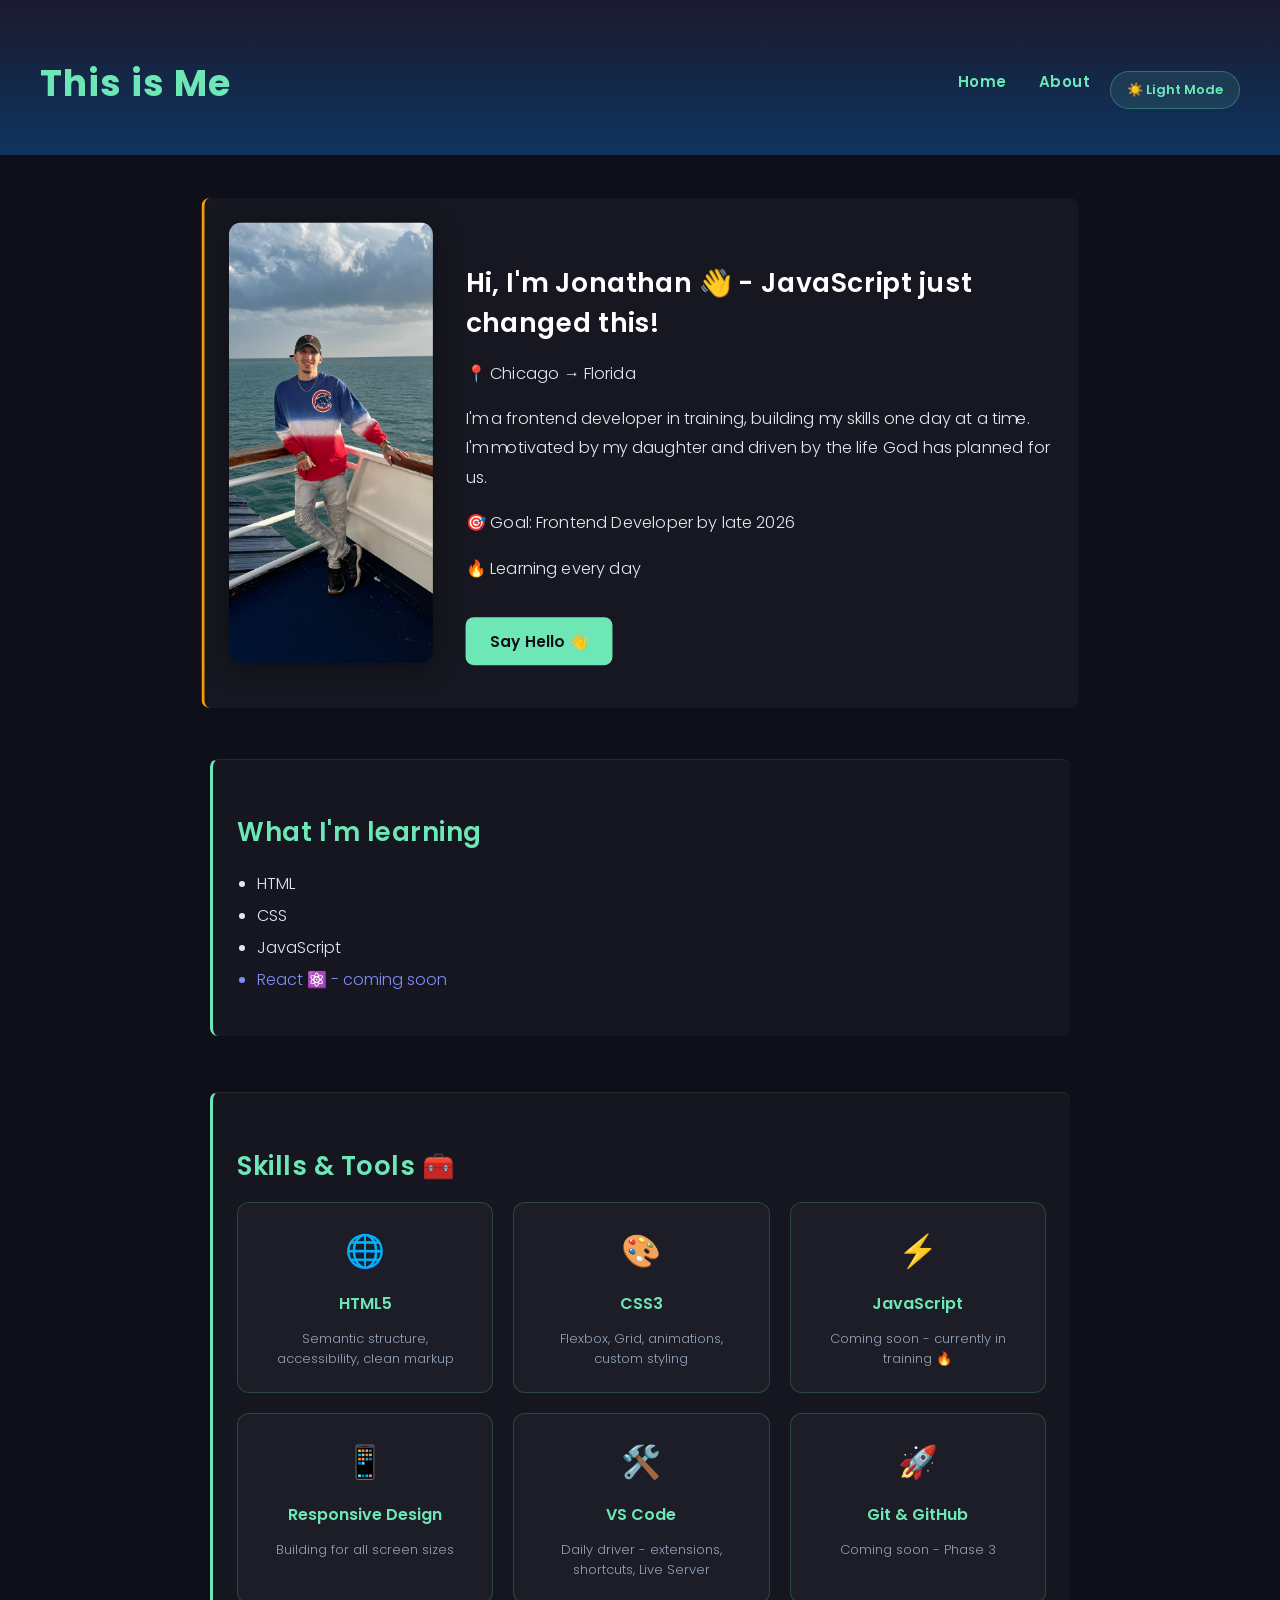
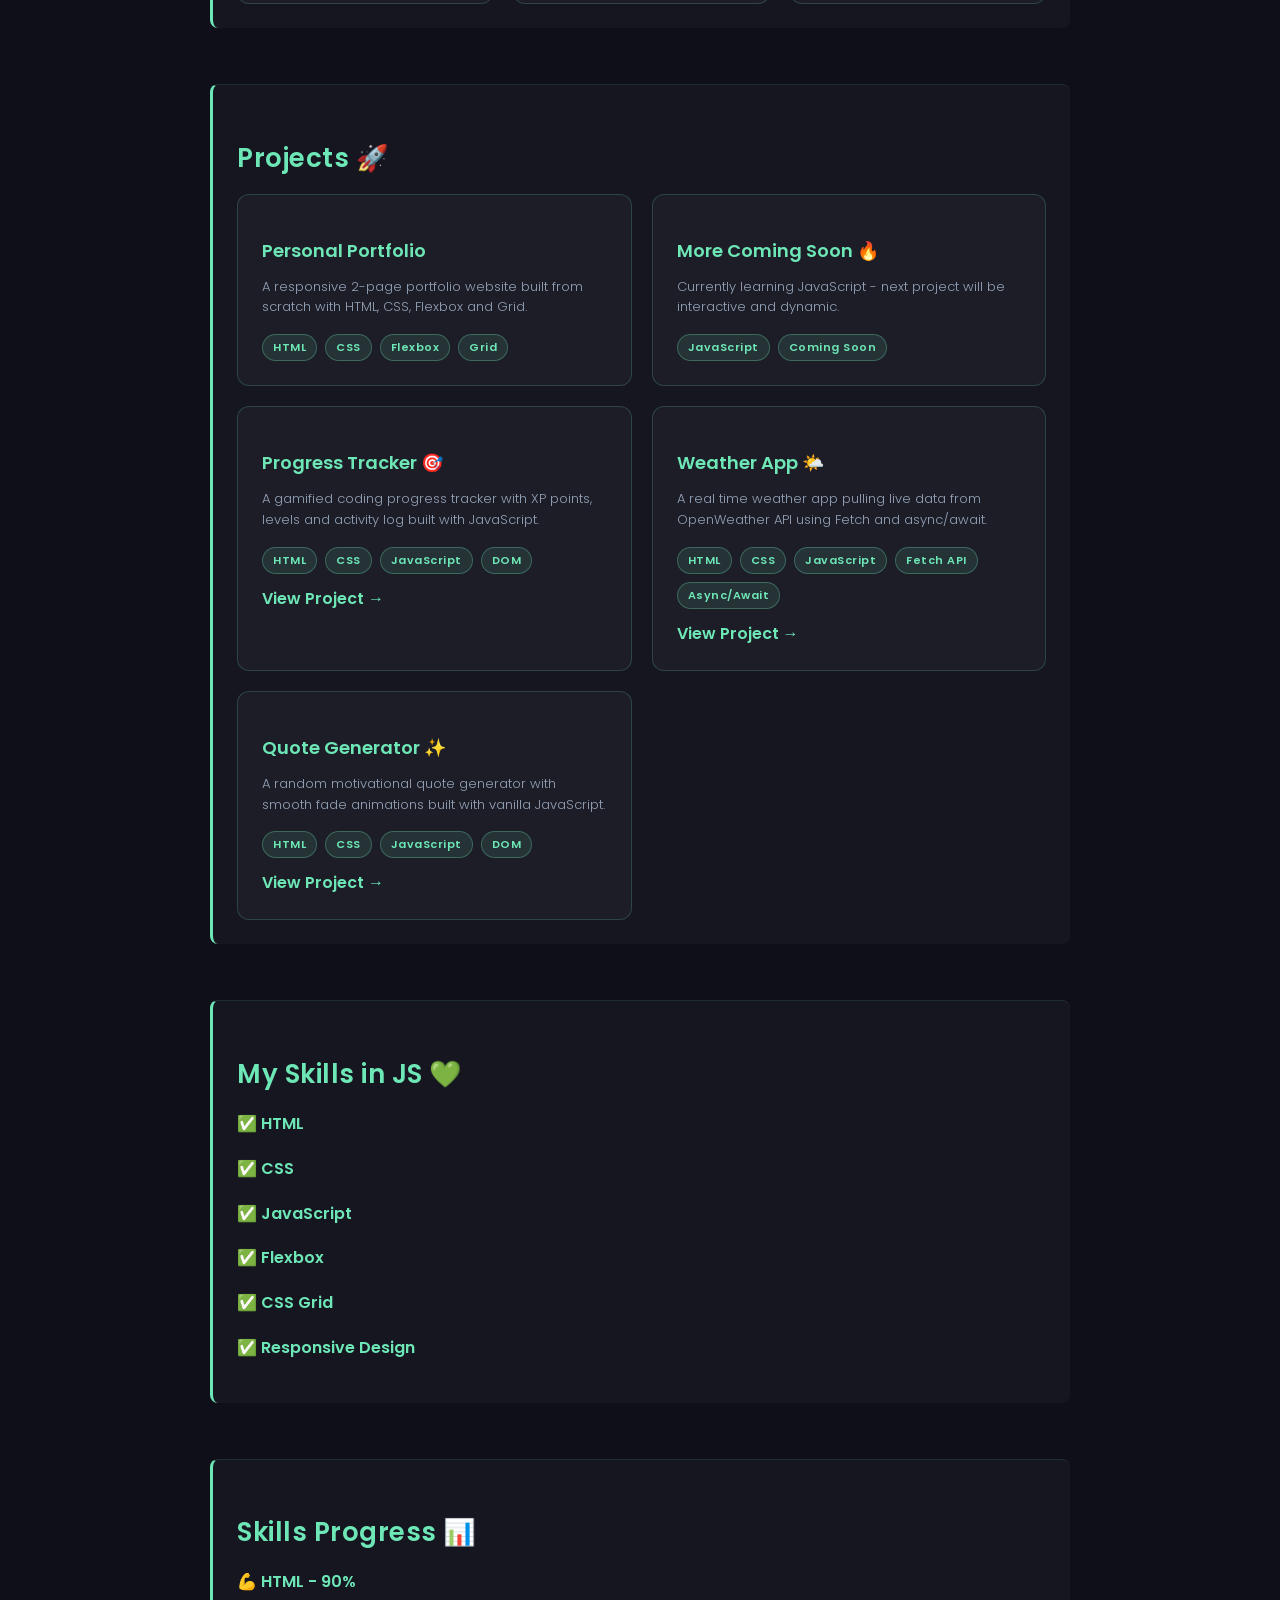
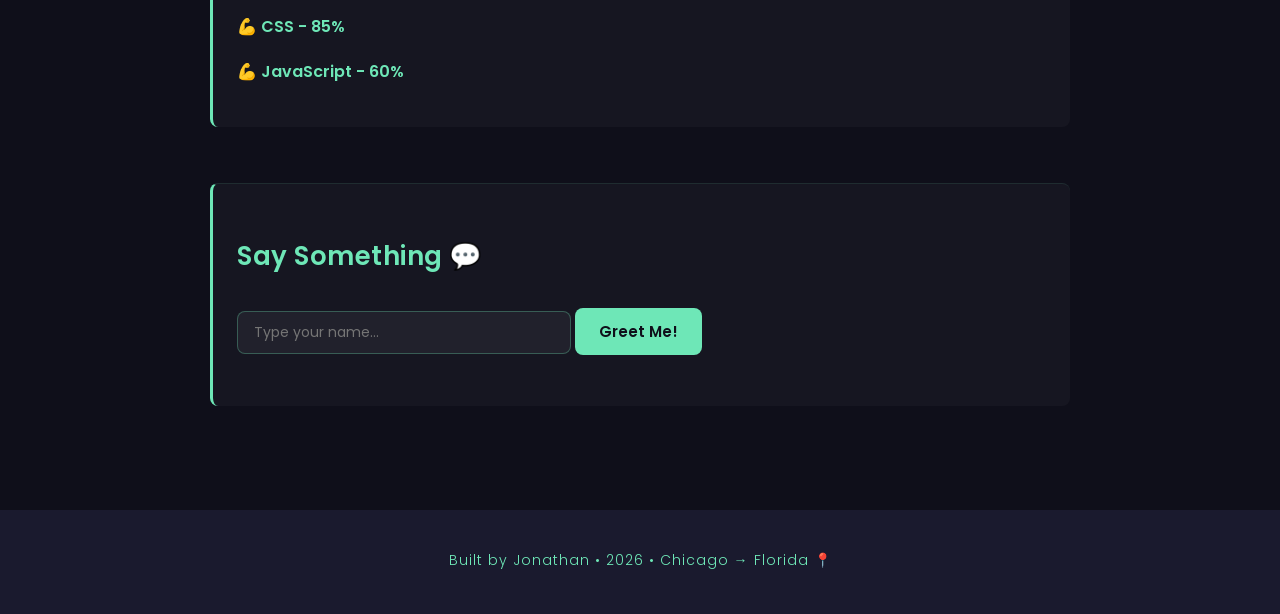
<file: index.html>
<!DOCTYPE html>
<html>

<head>
    <title>Jonathan - Portfolio</title>
    <meta name="viewport" content="width=device-width, initial-scale=1.0">
    <link href="https://fonts.googleapis.com/css2?family=Poppins:wght@300;400;600;700&display=swap" rel="stylesheet">
    <link rel="stylesheet" href="style.css">
</head>

<body>

    <header>
        <h1>This is Me</h1>
        <nav>
            <a href="index.html">Home</a>
            <a href="about.html">About</a>
            <button id="theme-toggle">☀️ Light Mode</button>
        </nav>
    </header>

    <main>
        <section class="intro-section">
          <img src="images/image.jpeg" alt="A photo of me" width="200">
          <div class="intro-text">
            <h2 id="greeting">Hi, I'm Jonathan 👋</h2>
            <p>📍 Chicago → Florida</p>
            <p>I'm a frontend developer in training, building my skills one day at a time. I'm motivated by my daughter and driven by the life God has planned for us.</p>
            <p>🎯 Goal: Frontend Developer by late 2026</p>
            <p>🔥 Learning every day</p>
            <button id="hello-btn">Say Hello 👋</button> 
          </div>
        </section>

        <section>
            <h2>What I'm learning</h2>
            <ul>
                <li>HTML</li>
                <li>CSS</li>
                <li>JavaScript</li>
            </ul>
        </section>

        <section>
            <h2>Skills & Tools 🧰</h2>
            <div class="skills-grid">

                <div class="skill-card">
                    <span class="skill-icon">🌐</span>
                    <h3>HTML5</h3>
                    <p>Semantic structure, accessibility, clean markup</p>
                </div>

                <div class="skill-card">
                    <span class="skill-icon">🎨</span>
                    <h3>CSS3</h3>
                    <p>Flexbox, Grid, animations, custom styling</p>
                </div>

                <div class="skill-card">
                    <span class="skill-icon">⚡</span>
                    <h3>JavaScript</h3>
                    <p>Coming soon - currently in training 🔥</p>
                </div>

                <div class="skill-card">
                    <span class="skill-icon">📱</span>
                    <h3>Responsive Design</h3>
                    <p>Building for all screen sizes</p>
                </div>

                <div class="skill-card">
                    <span class="skill-icon">🛠️</span>
                    <h3>VS Code</h3>
                    <p>Daily driver - extensions, shortcuts, Live Server</p>
                </div>

                <div class="skill-card">
                    <span class="skill-icon">🚀</span>
                    <h3>Git & GitHub</h3>
                    <p>Coming soon - Phase 3</p>
                </div>

            </div>
        </section>

        <section>
            <h2>Projects 🚀</h2>
            <div class="projects-grid">

                <div class="project-card">
                    <h3>Personal Portfolio</h3>
                    <p>A responsive 2-page portfolio website built from scratch with HTML, CSS, Flexbox and Grid.</p>
                    <div class="project-tags">
                        <span class="tag">HTML</span>
                        <span class="tag">CSS</span>
                        <span class="tag">Flexbox</span>
                        <span class="tag">Grid</span>
                    </div>          
                </div>

                <div class="project-card">
                    <h3>More Coming Soon 🔥 </h3>
                    <p>Currently learning JavaScript - next project will be interactive and dynamic.</p>
                    <div class="project-tags">
                        <span class="tag">JavaScript</span>
                        <span class="tag">Coming Soon</span>
                    </div>    
                </div>

                <div class="project-card">
                    <h3>Progress Tracker 🎯</h3>
                    <p>A gamified coding progress tracker with XP points, levels and activity log built with JavaScript.</p>
                    <div class="project-tags">
                        <span class="tag">HTML</span>
                        <span class="tag">CSS</span>
                        <span class="tag">JavaScript</span>
                        <span class="tag">DOM</span>
                    </div>
                    <a href="score-counter.html" style="color: #6ee7b7; font-weight: 600; text-decoration: none; display: block; margin-top: 12px;">View Project →</a>
                </div>

                <div class="project-card">
                    <h3>Weather App 🌤️</h3>
                    <p>A real time weather app pulling live data from OpenWeather API using Fetch and async/await.</p>
                    <div class="project-tags">
                        <span class="tag">HTML</span>
                        <span class="tag">CSS</span>
                        <span class="tag">JavaScript</span>
                        <span class="tag">Fetch API</span>
                        <span class="tag">Async/Await</span>
                    </div>
                    <a href="weather-app.html" style="color: #6ee7b7; font-weight: 600; text-decoration: none; display: block; margin-top: 12px;">View Project →</a>
                </div>

                <div class="project-card">
                    <h3>Quote Generator ✨</h3>
                    <p>A random motivational quote generator with smooth fade animations built with vanilla JavaScript.</p>
                    <div class="project-tags">
                        <span class="tag">HTML</span>
                        <span class="tag">CSS</span>
                        <span class="tag">JavaScript</span>
                        <span class="tag">DOM</span>
                    </div>
                    <a href="quote-generator.html" style="color: #6ee7b7; font-weight: 600; text-decoration: none; display: block; margin-top: 12px;">View Project →</a>
                    </div>
            </div>
        </section>

        <section>
            <h2>My Skills in JS 💚</h2>
            <div id="skills-list"></div>
        </section>

        <section>
            <h2>Skills Progress 📊</h2>
            <div id="skills-progress"></div>
        </section>

        <section>
            <h2>Say Something 💬</h2>
            <input type="text" id="user-input" placeholder="Type your name...">
            <button id="greet-btn">Greet Me!</button>
            <p id="greet-output"></p>
        </section>

    </main>

    <footer>
        <p>Built by Jonathan • 2026 • Chicago → Florida 📍</p>
    </footer>

    <script src="script.js"></script>
</body>

</html>
</file>
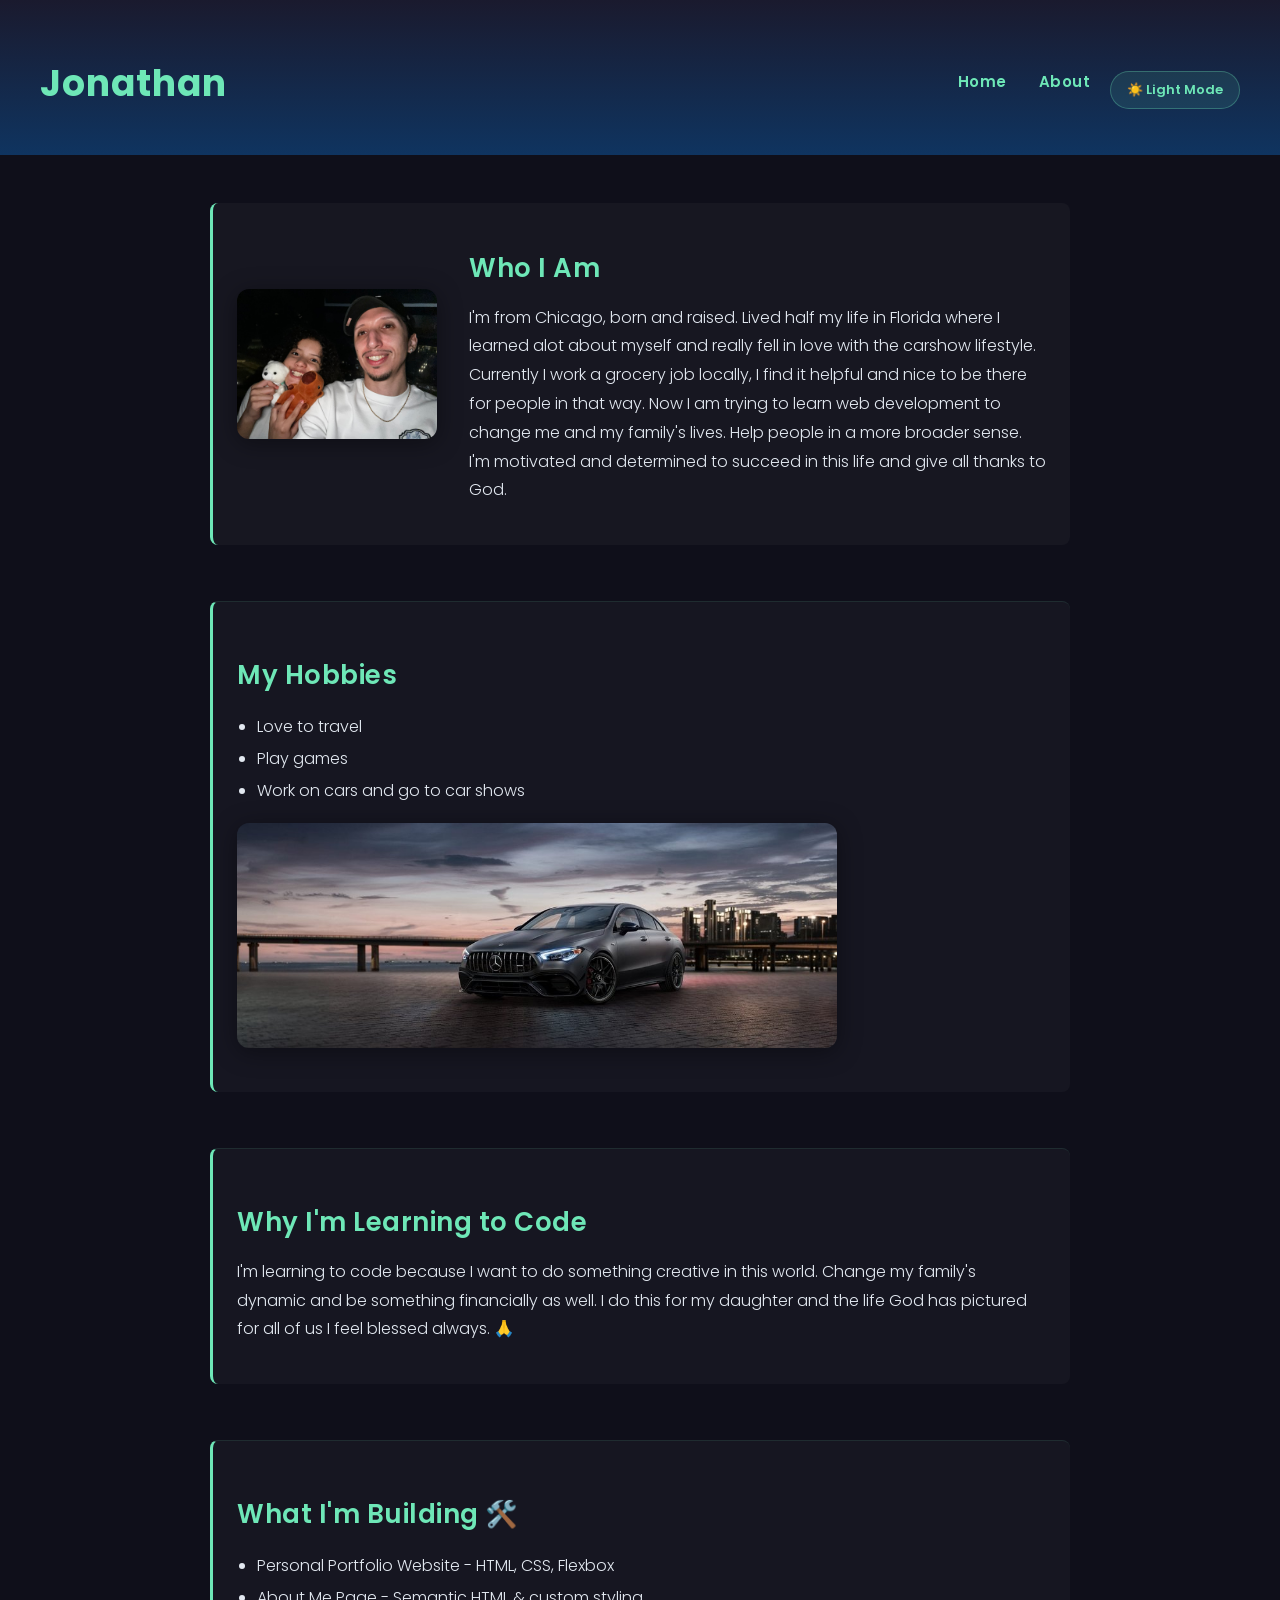
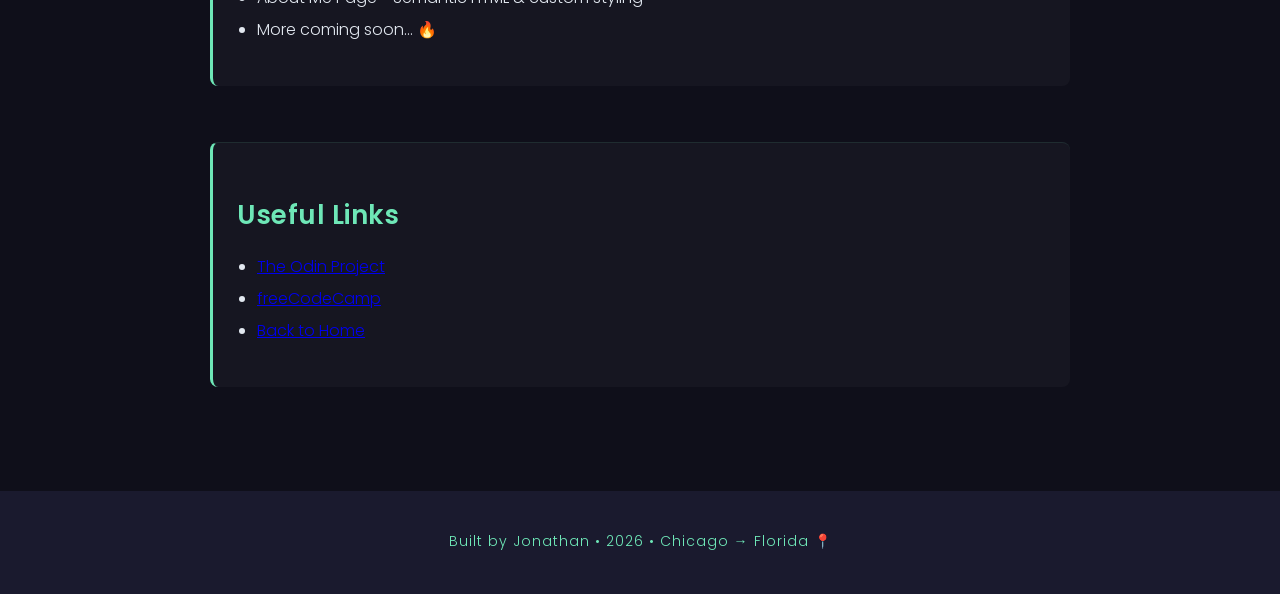
<file: about.html>
<!DOCTYPE html>
<html>

<head>
    <title>Jonathan - About Me</title>
    <meta name="viewport" content="width=device-width, initial-scale=1.0">
    <link href="https://fonts.googleapis.com/css2?family=Poppins:wght@300;400;600;700&display=swap" rel="stylesheet">
    <link rel="stylesheet" href="style.css">
</head>

<body>

    <header>
        <h1>Jonathan</h1>
        <nav>
            <a href="index.html">Home</a>
            <a href="about.html">About</a>
            <button id="theme-toggle">☀️ Light Mode</button>
        </nav>
    </header>

    <main>

        <section class="intro-section">
            <img src="images/me&mybud.jpeg" alt="A photo of me" width="200">
            <div class="intro-text">
                <h2>Who I Am</h2>
                <p>I'm from Chicago, born and raised. Lived half my life in Florida where I learned alot about myself and really fell in love with the carshow lifestyle. Currently I work a grocery job locally, I find it helpful and nice to be there for people in that way. Now I am trying to learn web development to change me and my family's lives. Help people in a more broader sense. I'm motivated and determined to succeed in this life and give all thanks to God.</p>
            </div>
        </section>

        <section>
            <h2>My Hobbies</h2>
            <ul>
                <li>Love to travel</li>
                <li>Play games</li>
                <li>Work on cars and go to car shows</li>
            </ul>
            <img src="images/dream-car-AMG.jpg" alt="Dream Car" class="dream-car">
        </section>

        <section>
            <h2>Why I'm Learning to Code</h2>
            <p>I'm learning to code because I want to do something creative in this world. Change my family's dynamic
                and be something financially as well. I do this for my daughter and the life God has pictured for all of
                us I feel blessed always. 🙏</p>
        </section>

        <section>
            <h2>What I'm Building 🛠️</h2>
            <ul>
                <li>Personal Portfolio Website - HTML, CSS, Flexbox</li>
                <li>About Me Page - Semantic HTML & custom styling</li>
                <li>More coming soon... 🔥</li>      
            </ul>
        </section>

        <section>
            <h2>Useful Links</h2>
            <ul>
                <li><a href="https://www.theodinproject.com" target="_blank">The Odin Project</a></li>
                <li><a href="https://www.freecodecamp.org" target="_blank">freeCodeCamp</a></li>
                <li><a href="index.html">Back to Home</a></li>
            </ul>
        </section>

    </main>

    <footer>
        <p>Built by Jonathan • 2026 • Chicago → Florida 📍</p>
    </footer>

    <script>
        const themeToggle = document.getElementById("theme-toggle");

        const savedTheme = localStorage.getItem("theme");
        if (savedTheme === "light") {
            document.body.classList.add("light-mode");
            themeToggle.textContent = "🌙 Dark Mode";
        }

        themeToggle.addEventListener("click", function() {
            document.body.classList.toggle("light-mode");

            const isLight = document.body.classList.contains("light-mode");

            if (isLight) {
                themeToggle.textContent = "🌙 Dark Mode";
                localStorage.setItem("theme", "light");
            } else {
                themeToggle.textContent = "☀️ Light Mode";
                localStorage.setItem("theme", "dark");
            }
        });
    </script>

</body>

</html>
</file>
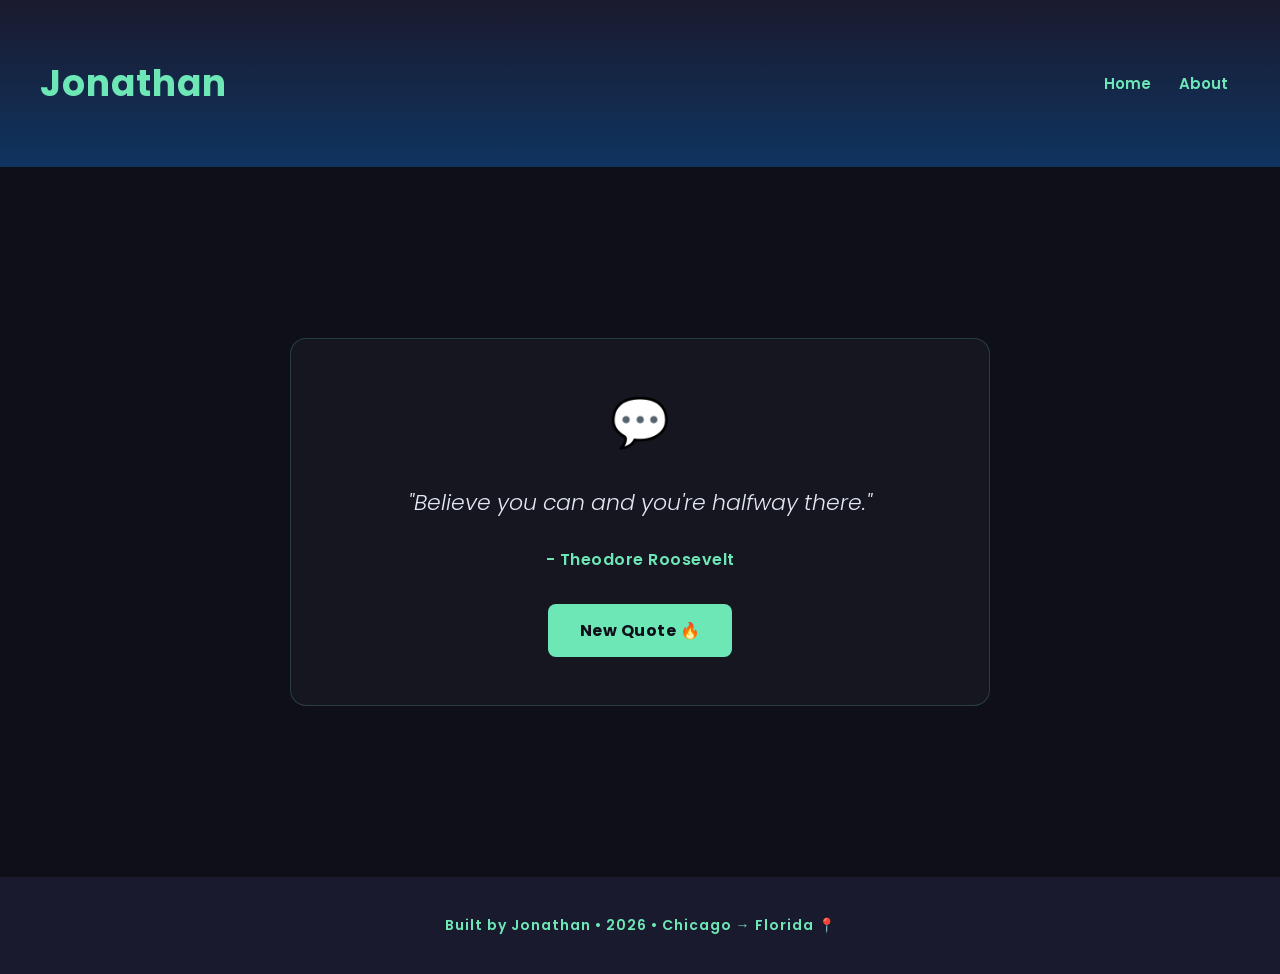
<file: quote-generator.html>
<!DOCTYPE html>
<html>

<head>
    <title>Quote Generator</title>
    <meta name="viewport" content="widht=device-width, initial-scale=1.0">
    <link href="https://fonts.googleapis.com/css2?family=Poppins:wght@300;400;600;700&display=swap" rel="stylesheet">
    <link rel="stylesheet" href="quote-styles.css">
</head>

<body>

    <header>
        <h1>Jonathan</h1>
        <nav>
            <a href="index.html">Home</a>
            <a href="about.html">About</a>
        </nav>
    </header>

    <main>
        <section class="quote-section">
            <div class="quote-card">
                <span class="quote-icon">💬</span>
                <p id="quote-text">Click the button to get inspired!</p>
                <p id="quote-author">- Your journey starts here</p>
                <button id="new-quote-btn">New Quote 🔥</button>
            </div>
        </section>
    </main>

    <footer>
        <p>Built by Jonathan • 2026 • Chicago → Florida 📍</p>
    </footer>

    <script src="quote-script.js"></script>
</body>

</html>
</file>
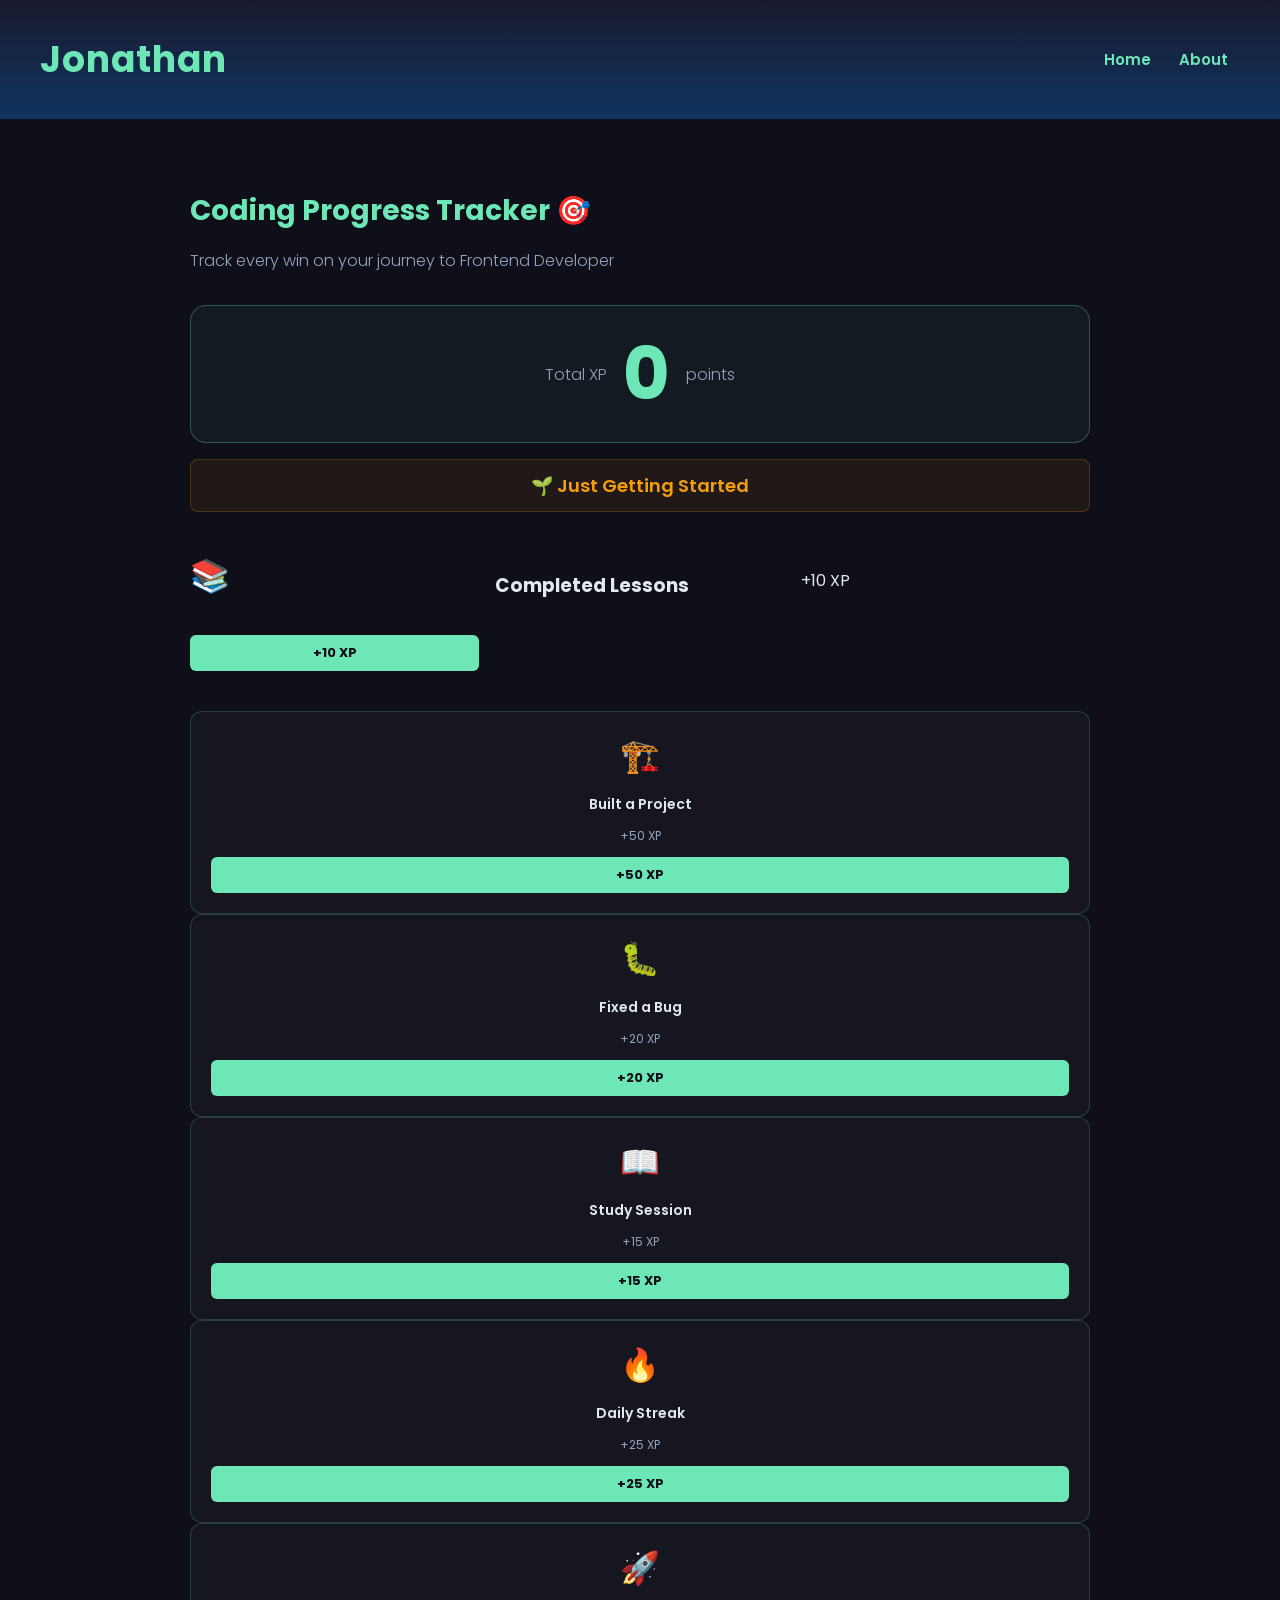
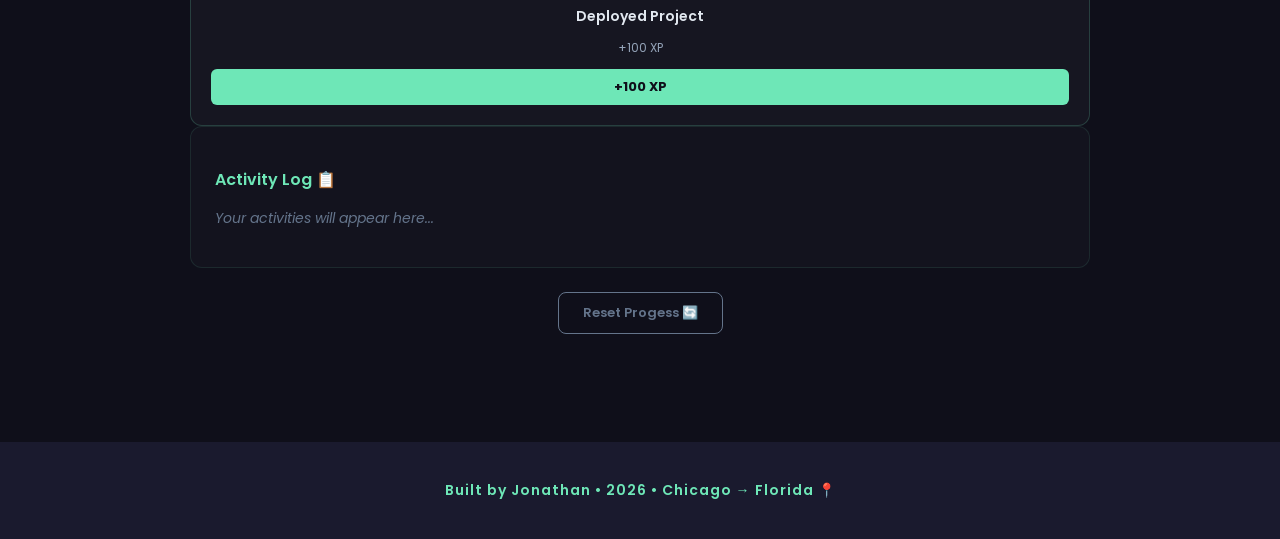
<file: score-counter.html>
<!DOCTYPE html>
<html>

<head>
    <title>Coding Progress Tracker</title>
    <meta name="viewport" content="width=device-width, initial-scale=1.0">
    <link href="https://fonts.googleapis.com/css2?family=Poppins:wght@300;400;600;700&display=swap" rel="stylesheet">
    <link rel="stylesheet" href="score-styles.css">
</head>

<body>

    <header>
        <h1>Jonathan</h1>
        <nav>
            <a href="index.html">Home</a>
            <a href="about.html">About</a>
        </nav>
    </header>

    <main>
        <section class="tracker-section">

            <h2>Coding Progress Tracker 🎯</h2>
            <p class="subtitle">Track every win on your journey to Frontend Developer</p>

            <!-- Score Display -->
             <div class="score-display">
                <span class="score-label">Total XP</span>
                <span id="total-score">0</span>
                <span class="score-label">points</span>
             </div>

             <!-- Level Display -->
              <div id="level-display" class="level-display">
                   🌱 Just Getting Started
              </div>

              <!-- Action Buttons -->
               <div class="actions-grid">
                   <span class="action-icon">📚</span>
                   <h3>Completed Lessons</h3>
                   <p>+10 XP</p>
                   <button class="action-btn" data-points="10" data-action="Completed a lesson">
                       +10 XP
                   </button>
               </div>

               <div class="action-card">
                   <span class="action-icon">🏗️</span>
                   <h3>Built a Project</h3>
                   <p>+50 XP</p>
                   <button class="action-btn" data-points="50" data-action="Built a project">
                       +50 XP
                   </button>
                </div>
                
                <div class="action-card">
                    <span class="action-icon">🐛</span>
                    <h3>Fixed a Bug</h3>
                    <p>+20 XP</p>
                    <button class="action-btn" data-points="20" data-action="Fixed a bug">
                        +20 XP
                    </button>
                </div>

                <div class="action-card">
                    <span class="action-icon">📖</span>
                    <h3>Study Session</h3>
                    <p>+15 XP</p>
                    <button class="action-btn" data-points="15" data-action="Completed a study session">
                        +15 XP
                    </button>
                </div>

                <div class="action-card">
                    <span class="action-icon">🔥</span>
                    <h3>Daily Streak</h3>
                    <p>+25 XP</p>
                    <button class="action-btn" data-points="25" data-action="Kept the daily streak">
                        +25 XP
                    </button>
                </div>

                <div class="action-card">
                    <span class="action-icon">🚀</span>
                    <h3>Deployed Project</h3>
                    <p>+100 XP</p>
                    <button class="action-btn" data-points="100" data-action="Deployed a project">
                        +100 XP
                    </button>
                </div>

            </div>

            <!-- Activity Log -->
             <div class="log-section">
                <h3>Activity Log 📋</h3>
                <div id="activity-log">
                    <p class="log-empty">Your activities will appear here...</p>
                </div>
             </div>

             <!-- Reset Button -->
              <button id="reset-btn">Reset Progess 🔄</button>

        </section>
    </main>

    <footer>
        <p>Built by Jonathan • 2026 • Chicago → Florida 📍</p>
    </footer>

    <script src="score-script.js"></script>
</body>

</html>
</file>
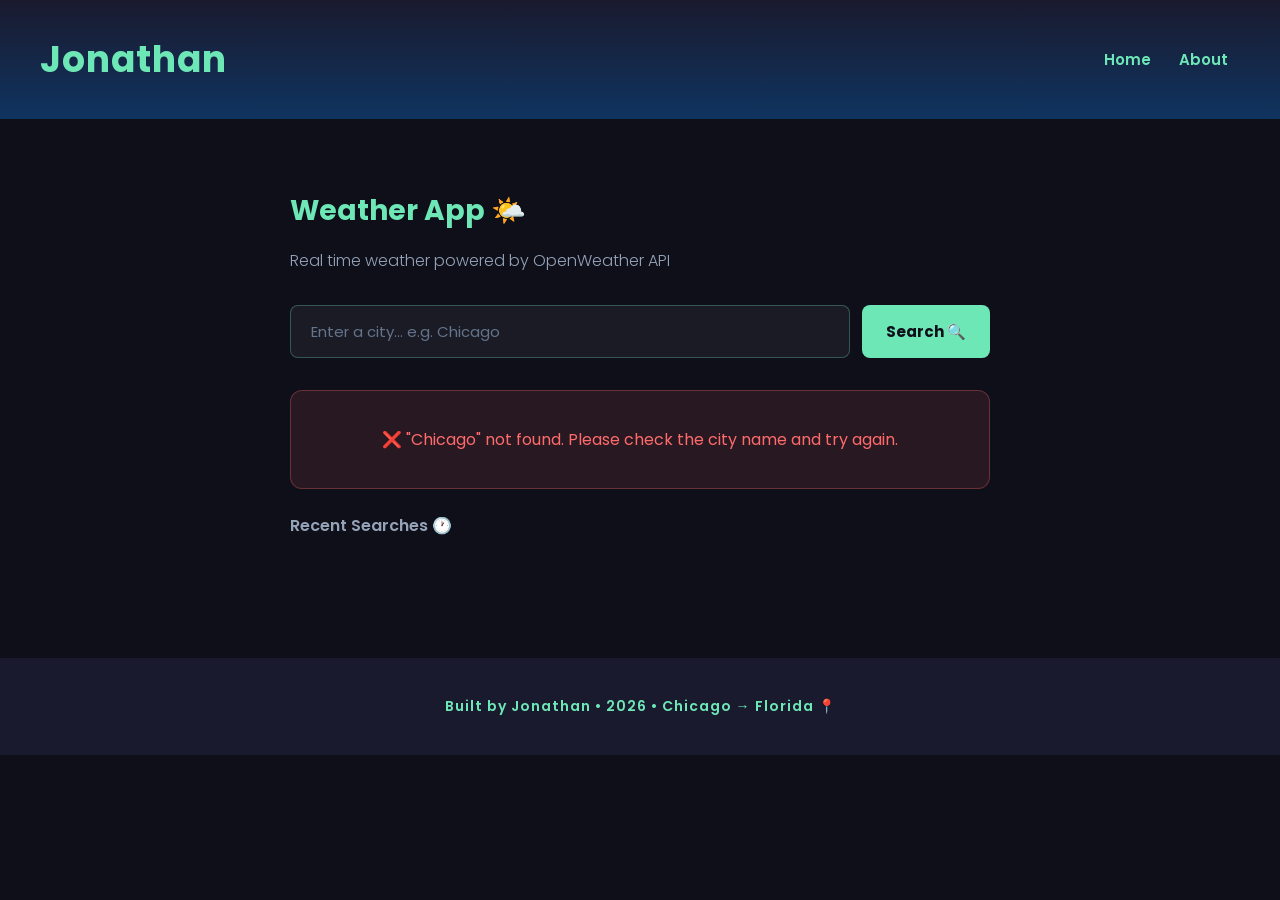
<file: weather-app.html>
<!DOCTYPE html>
<html>

<head>
    <title>Weather App</title>
     <meta name="viewport" content="width=device-width, initial-scale=1.0">
     <link href="https://fonts.googleapis.com/css2?family=Poppins:wght@300;400;600;700&display=swap" rel="stylesheet">
     <link rel="stylesheet" href="weather-styles.css">
</head>

<body>

    <header>
        <h1>Jonathan</h1>
        <nav>
            <a href="index.html">Home</a>
            <a href="about.html">About</a>
        </nav>
    </header>

    <main>
        <section class="weather-section">

            <h2>Weather App 🌤️</h2>
            <p class="subtitle">Real time weather powered by OpenWeather API</p>

            <!-- Search -->
             <div class="search-container">
                <input
                    type="text"
                    id="city-input"
                    placeholder="Enter a city... e.g. Chicago"
                >
                <button id="search-btn">Search 🔍</button>
             </div>

             <!-- Loading state -->
              <div id="loading" class="loading hidden">
                   <p>Fetching weather data... ⏳</p>
              </div>

              <!-- Error state -->
               <div id="error" class="error hidden">
                   <p id="error-message">City not found. Please try again.</p> 
               </div>

               <!-- Weather display -->
                <div id="weather-card" class="weather-card hidden">

                    <div class="weather-header">
                        <h3 id="city-name">City Name</h3>
                        <p id="weather-date">Date</p>
                    </div>

                    <div class="weather-main">
                        <div class="temp-container">
                            <span id="temperature">--</span>
                            <span class="temp-unit">°F</span>
                        </div>
                        <p id="weather-description">Description</p>
                    </div>

                    <div class="weather-details">
                        <div class="detail-item">
                            <span class="detail-icon">💧</span>
                            <span class="detail-label">Humidity</span>
                            <span id="humidity" class="detail-value">--%</span>
                        </div>
                        <div class="detail-item">
                            <span class="detail-icon">💨</span>
                            <span class="detail-label">Wind</span>
                            <span id="wind-speed" class="detail-value">-- mph</span>
                        </div>
                        <div class="detail-item">
                            <span class="detail-icon">🌡️</span>
                            <span class="detail-label">Feels Like</span>
                            <span id="feels-like" class="detail-value">--°F</span>
                        </div>
                    </div>

                </div>

                <!-- Recent searches -->
                 <div id="recent-searches" class="recent-searches">
                    <h3>Recent Searches 🕐</h3>
                    <div id="search-tags"></div>
                 </div>

        </section>
    </main>

    <footer>
        <p>Built by Jonathan • 2026 • Chicago → Florida 📍</p>
    </footer>

    <script src="weather-script.js"></script>
</body>

</html>
</file>
<file: style.css>
/* ================================
   BASE STYLES
================================ */

body {
    font-family: 'Poppins', sans-serif;
    background-color: #0f0f1a;
    color: #e2e8f0;
    margin: 0;
    padding: 0;
}

/* ================================
   HEADER
================================ */

header {
    background: linear-gradient(180deg, #1a1a2e, #0f3460);
    color: white;
    padding: 32px 40px;
    display: flex;
    justify-content: space-between;
    align-items: center;  
}

header h1 {
    font-size: 36px;
    font-weight: 700;
    margin-bottom: 12px;
    letter-spacing: 1px;
    color: #6ee7b7;
}

nav {
    margin-top: 8px;
    display: flex;
    align-items: center;
    gap: 8px;
}

nav a {
    color: #6ee7b7;
    text-decoration: none;
    font-size: 15px;
    font-weight: 600;
    letter-spacing: 0.5px;
    transition: color 0.2s ease;
    padding: 6px 12px;
    border-radius: 4px;
}

nav a:hover {
    color: #ffffff;
    background-color: rgba(110, 231, 183, 0.1);
    text-decoration: none;
}

/* ================================
   MAIN CONTENT
================================ */

main {
    padding: 48px 40px;
    max-width: 860px;
    margin: 0 auto;
}

section {
    margin-bottom: 56px;
    background-color: rgba(255, 255, 255, 0.03);
    border-left: 3px solid #6ee7b7;
    border-radius: 8px;
    padding: 24px;
    transition: background-color 0.3s ease;
}

section:hover {
    background-color: rgba(110, 231, 183, 0.05);
}

h2 {
    font-size: 26px;
    font-weight: 600;
    color: #6ee7b7;
    margin-bottom: 16px;
    letter-spacing: 0.5px;
}

p {
    line-height: 1.8;
    margin-bottom: 16px;
    font-weight: 300;
}

img {
    border-radius: 12px;
    margin-bottom: 20px;
    display: block;
    box-shadow: 0 4px 24px rgba(0, 0, 0, 0.4);
}

/* ================================
   FOOTER
================================ */

footer {
    background-color: #1a1a2e;
    color: #6ee7b7;
    text-align: center;
    padding: 24px;
    font-size: 14px;
    font-weight: 600;
    letter-spacing: 1px;
}

/* ================================
   EXTRA TOUCHES
================================ */

ul {
    padding-left: 20px;
    line-height: 2;
}

li {
    color: #e2e8f0;
    font-weight: 300;
}

/* ================================
   DIVIDER
================================ */

section + section {
    border-top: 1px solid rgba(110, 231, 183, 0.1);
    padding-top: 32px;
}

/* ================================
   INTRO SECTION
================================ */

.intro-section {
    display: flex;
    align-items: center;
    gap: 32px;
}

.intro-text {
    flex: 1;
}

/* ================================
   SKILLS GRID
================================ */

.skills-grid {
    display: grid;
    grid-template-columns: repeat(3, 1fr);
    gap: 20px;
    margin-top: 16px;
}

.skill-card {
    background-color: rgba(255, 255, 255, 0.03);
    border: 1px solid rgba(110, 231, 183, 0.2);
    border-radius: 12px;
    padding: 24px;
    text-align: center;
    transition: transform 0.2s ease, border-color 0.2s ease;
}

.skill-card:hover {
    transform: translateY(-4px);
    border-color: #6ee7b7;
}

.skill-icon {
    font-size: 32px;
    display: block;
    margin-bottom: 12px;
}

.skill-card h3 {
    font-size: 16px;
    font-weight: 600;
    color: #6ee7b7;
    margin-bottom: 8px;
}

.skill-card p {
    font-size: 13px;
    color: #94a3b8;
    line-height: 1.5;
    margin-bottom: 0;
}

/* ================================
   ABOUT PAGE
================================ */

.dream-car {
    width: 600px;
    max-width: 100%;
}

/* ================================
   PROJECTS GRID
================================ */

.projects-grid {
    display: grid;
    grid-template-columns: repeat(2, 1fr);
    gap: 20px;
    margin-top: 16px;
}

.project-card {
    background-color: rgba(255, 255, 255, 0.03);
    border: 1px solid rgba(110, 231, 183, 0.2);
    border-radius: 12px;
    padding: 24px;
    transition: transform 0.2s ease, border-color 0.2s ease;
}

.project-card:hover {
    transform: translateY(-4px);
    border-color: #6ee7b7;
}

.project-card h3 {
    font-size: 18px;
    font-weight: 600;
    color: #6ee7b7;
    margin-bottom: 10px;
}

.project-card p {
    font-size: 13px;
    color: #94a3b8;
    line-height: 1.6;
    margin-bottom: 16px;
}

.project-tags {
    display: flex;
    flex-wrap: wrap;
    gap: 8px;
}

.tag {
    background-color: rgba(110, 231, 183, 0.1);
    border: 1px solid rgba(110, 231, 183, 0.3);
    color: #6ee7b7;
    font-size: 11px;
    font-weight: 600;
    padding: 4px 10px;
    border-radius: 100px;
    letter-spacing: 0.5px;
}

/* ================================
   RESPONSIVE — TABLET (768px)
================================ */

@media (max-width: 768px) {

    header {
        flex-direction: column;
        align-items: flex-start;
        padding: 24px;
        gap: 12px;
    }

    header h1 {
        font-size: 28px;
        margin-bottom: 0;
    }

    nav {
        flex-wrap: wrap;
        gap: 4px;
    }

    main {
        padding: 32px 24px;
    }

    .intro-section {
        flex-direction: column;
        align-items: flex-start;
        gap: 20px;
    }

    .skills-grid {
        grid-template-columns: repeat(2, 1fr);
    }

    .projects-grid {
        grid-template-columns: 1fr;
    }

}

/* ================================
   RESPONSIVE — MOBILE (480px)
================================ */

@media (max-width: 480px) {

    header {
        padding: 20px;
    }

    header h1 {
        font-size: 24px;
    }

    main {
        padding: 24px 16px;
    }

    .skills-grid {
        grid-template-columns: 1fr;
    }

    h2 {
        font-size: 22px;
    }

    img {
        width: 100%;
        height: auto;
    }

    section {
        padding: 16px;
    }

}

/* ================================
   BUTTON
================================ */

button {
    background-color: #6ee7b7;
    color: #0f0f1a;
    border: none;
    padding: 12px 24px;
    border-radius: 8px;
    font-family: 'Poppins', sans-serif;
    font-size: 15px;
    font-weight: 600;
    cursor: pointer;
    transition: background-color 0.2s ease, transform 0.2s ease;
    margin-top: 16px;
}

button:hover {
    background-color: #ffffff;
    transform: translateY(-2px);
}

/* ================================
   JS DYNAMIC CLASSES
================================ */

.highlight {
    border-color: #f59e0b !important;
    backgournd-color: rgba(245, 158, 11, 0.1) !important;
    transform: scale(1.02);
}

.hidden {
    display: none;
}

/* ================================
   INPUT STYLES
================================ */

input {
    background-color: rgba(255, 255, 255, 0.05);
    border: 1px solid rgba(110, 231, 183, 0.3);
    border-radius: 8px;
    padding: 10px 16px;
    color: #e2e8f0;
    font-family: 'Poppins', sans-serif;
    font-size: 14px;
    width: 100%;
    max-width: 300px;
    margin-bottom: 12px;
    outline: none;
}

input:focus {
    border-color: #6ee7b7;
}

/* ================================
   LIGHT MODE
================================ */

body.light-mode {
    background-color: #f8fafc;
    color: #1a1a2e;
}

body.light-mode header {
    background: linear-gradient(180deg, #1a1a2e, #0f3460);
}

body.light-mode main {
    background-color: #f8fafc;
}

body.light-mode section {
    background-color: #ffffff;
    border-left: 3px solid #0f3460;
    box-shadow: 0 2px 12px rgba(0, 0, 0, 0.08);
}

body.light-mode section:hover {
    background-color: #f0f9ff;
}

body.light-mode h2 {
    color: #0f3460;
}

body.light-mode p {
    color: #334155;
}

body.light-mode li {
    color: #334155;
}

body.light-mode .skill-card {
    background-color: #ffffff;
    border: 1px solid rgba(15, 52, 96, 0.2);
    box-shadow: 0 2px 8px rgba(0, 0, 0, 0.06);
}

body.light-mode .skill-card:hover {
    border-color: #0f3460;
}

body.light-mode .skill-card h3 {
    color: #0f3460;
}

body.light-mode .skill-card p{
    color:#64748b;
}

body.light-mode .project-card {
    background-color: #ffffff;
    border: 1px solid rgba(15, 52, 96, 0.2);
    box-shadow: 0 2px 8px rgba(0, 0, 0, 0.06);
}

body.light-mode .project-card:hover {
    border-color: #0f3460;
}

body.light-mode .project-card h3 {
    color: #0f3460;
}

body.light-mode .tag {
    background-color: rgba(15, 52, 96, 0.08);
    border: 1px solid rgba(15, 52, 96, 0.2);
    color: #0f3460;
}

body.light-mode footer {
    background-color: #1a1a2e;
    color: #6ee7b7;
}

body.light-mode #theme-toggle {
    background-color: #1a1a2e;
    color: #6ee7b7;
    border: 1px solid #6ee7b7;
}

body.light-mode .intro-text p {
    color: #334155;
}

/* ================================
   THEME TOGGLE BUTTON
================================ */

#theme-toggle {
    background-color: rgba(110, 231, 183, 0.1);
    color: #6ee7b7;
    border: 1px solid rgba(110, 231, 183, 0.3);
    padding: 8px 16px;
    border-radius: 20px;
    font-family: 'Poppins', sans-serif;
    font-size: 13px;
    font-weight: 600;
    cursor: pointer;
    transition: all 0.2s ease;
    white-space: nowrap;
}

#theme-toggle:hover {
    background-color: rgba(110, 231, 183, 0.2);
    border-color: #6ee7b7;
}
</file>
<file: quote-styles.css>
/* ================================
   BASE STYLES
================================ */

body {
    font-family: 'Poppins', sans-serif;
    background-color: #0f0f1a;
    color: #e2e8f0;
    margin: 0;
    padding: 0;
    min-height: 100vh;
}

/* ================================
   HEADER
================================ */

header {
    background: linear-gradient(180deg, #1a1a2e, #0f3460);
    color: white;
    padding: 32px 40px;
    display: flex;
    justify-content: space-between;
    align-items: center;
}

header h1 {
    font-size: 36px;
    font-weight: 700;
    color: #6ee7b7;
    letter-spacing: 1px;
}

nav a {
    color: #6ee7b7;
    text-decoration: none;
    font-size: 15px;
    font-weight: 600;
    padding: 6px 12px;
    border-radius: 4px;
    transition: color 0.2s ease;
}

nav a:hover {
    color: #ffffff;
    background-color: rgba(110, 231, 183, 0.1);
}

/* ================================
   QUOTE SECTION
================================ */

main {
    display: flex;
    justify-content: center;
    align-items: center;
    min-height: 70vh;
    padding: 40px 20px;
}

.quote-section {
    width: 100%;
    max-width: 700px;
    border: none;
    background: none;
}

.quote-card {
    background: rgba(255, 255, 255, 0.03);
    border: 1px solid rgba(110, 231, 183, 0.2);
    border-radius: 16px;
    padding: 48px;
    text-align: center;
    transition: all 0.3s ease;
}

.quote-card:hover {
    border-color: #6ee7b7;
    background: rgba(110, 231, 183, 0.03s);
}

.quote-icon {
    font-size: 48px;
    display: block;
    margin-bottom: 24px;
}

#quote-text {
    font-size: 22px;
    font-weight: 300;
    line-height: 1.8;
    color: #e2e8f0;
    margin-bottom: 24px;
    font-style: italic;
    transition: opacity 0.3s ease;
}

#quote-author {
    font-size: 16px;
    font-weight: 600;
    color: #6ee7b7;
    margin-bottom: 32px;
    letter-spacing: 0.5px;
    transition: opacity 0.3s ease;
}

/* ================================
   BUTTON
================================ */

button {
    background-color: #6ee7b7;
    color: #0f0f1a;
    border: none;
    padding: 14px 32px;
    border-radius: 8px;
    font-family: 'Poppins', sans-serif;
    font-size: 16px;
    font-weight: 700;
    cursor: pointer;
    transition: background-color 0.2s ease, transform 0.2s ease;
    letter-spacing: 0.5px;
}

button:hover {
    background-color: #ffffff;
    transform: translateY(-2px);
}

/* ================================
   FOOTER
================================ */

footer {
    background-color: #1a1a2e;
    color: #6ee7b7;
    text-align: center;
    padding: 24px;
    font-size: 14px;
    font-weight: 600;
    letter-spacing: 1px;
}

/* ================================
   FADE ANIMATION
================================ */

.fade-out {
    opacity: 0;
}

.fade-in {
    opacity: 1;
}

/* ================================
   RESPONSIVE
================================ */

@media (max-width: 768px) {
    header {
        flex-direction: column;
        align-items: flex-start;
        padding: 24px;
        gap: 12px;
    }

    .quote-card {
        padding: 32px 24px;
    }

    #quote-text {
        font-size: 18px;
    }
}
</file>
<file: score-styles.css>
/* ================================
   BASE STYLES
================================ */

body {
    font-family: 'Poppins',sans-serif;
    background-color: #0f0f1a;
    color: #e2e8f0;
    margin: 0;
    padding: 0;
}

/* ================================
   HEADER
================================ */

header {
    background: linear-gradient(180deg, #1a1a2e, #0f3460);
    color: white;
    padding: 32px 40px;
    display: flex;
    justify-content: space-between;
    align-items: center;
}

header h1 {
    font-size: 36px;
    font-weight: 700;
    color: #6ee7b7;
    letter-spacing: 1px;
    margin: 0;
}

nav a {
    color: #6ee7b7;
    text-decoration: none;
    font-size: 15px;
    font-weight: 600;
    padding: 6px 12px;
    border-radius: 4px;
    transition: color 0.2s ease;
}

nav a:hover {
    color: #ffffff;
    background-color: rgba(110, 231, 183, 0.1);
}

/* ================================
   MAIN
================================ */

main {
    padding: 48px 40px;
    max-width: 900px;
    margin: 0 auto;
}

.tracker-section {
    border: none;
    background: none;
    padding: 0;
    margin: 0;
}

h2 {
    font-size: 28px;
    font-weight: 700;
    color: #6ee7b7;
    margin-bottom: 8px;
}

.subtitle {
    color: #94a3b8;
    margin-bottom: 32px;
    font-weight: 300;
}

/* ================================
   SCORE DISPLAY
================================ */

.score-display {
    background: rgba(110, 231, 183, 0.05);
    border: 1px solid rgba(110, 231, 183, 0.3);
    border-radius: 16px;
    padding: 32px;
    text-align: center;
    margin-bottom: 16px;
    display: flex;
    align-items: center;
    justify-content: center;
    gap: 16px;
}

#total-score {
    font-size: 72px;
    font-weight: 700;
    color: #6ee7b7;
    line-height: 1;
    transition: transform 0.2s ease;
}

#total-score.bump {
    transform: scale(1.2);
}

.score-label {
    font-size: 16px;
    color: #94a3b8;
    font-weight: 300;
}

/* ================================
   LEVEL DISPLAY
================================ */

.level-display {
    text-align: center;
    font-size: 18px;
    font-weight: 600;
    color: #f59e0b;
    margin-bottom: 40px;
    padding: 12px;
    background: rgba(245, 158, 11, 0.08);
    border-radius: 8px;
    border: 1px solid rgba(245, 158, 11, 0.2);
    transition: all 0.3s ease;
}

/* ================================
   ACTIONS GRID
================================ */

.actions-grid {
    display: grid;
    grid-template-columns: repeat(3, 1fr);
    gap: 16px;
    margin-bottom: 40px;
}

.action-card {
    background: rgba(255, 255, 255, 0.03);
    border: 1px solid rgba(110, 231, 183, 0.2);
    border-radius: 12px;
    padding: 20px;
    text-align: center;
    transition: border-color 0.2s ease;
}

.action-card:hover {
    border-color: #6ee7b7;
}

.action-icon {
    font-size: 32px;
    display: block;
    margin-bottom: 8px;
}

.action-card h3 {
    font-size: 14px;
    font-weight: 600;
    color: #e2e8f0;
    margin-bottom: 4px;
}

.action-card p {
    font-size: 12px;
    color: #94a3b8;
    margin-bottom: 12px;
}

.action-btn {
    background-color: #6ee7b7;
    color: #0f0f1a;
    border: none;
    padding: 8px 20px;
    border-radius: 6px;
    font-family: 'Poppins', sans-serif;
    font-size: 13px;
    font-weight: 700;
    cursor: pointer;
    transition: background-color 0.2s ease, transform 0.2s ease;
    width: 100%;
}

.action-btn:hover {
    background-color: #ffffff;
    transform: translateY(-2px);
}

/* ================================
   ACTIVITY LOG
================================ */

.log-section {
    background: rgba(255, 255, 255, 0.02);
    border: 1px solid rgba(110, 231, 183, 0.1);
    border-radius: 12px;
    padding: 24px;
    margin-bottom: 24px;
}

.log-section h3 {
    font-size: 16px;
    font-weight: 600;
    color: #6ee7b7;
    margin-bottom: 16px;
}

.log-entry {
    display: flex;
    justify-content: space-between;
    align-items: center;
    padding: 10px 0;
    border-bottom: 1px solid rgba(255, 255, 255, 0.05);
    font-size: 14px;
    animation: slideIn 0.3s ease;
}

.log-entry:last-child {
    border-bottom: none;
}

.log-entry .log-action {
    color: #e2e8f0;
    font-weight: 300;
}

.log-entry .log-points {
    color: #6ee7b7;
    font-weight: 600;
}

.log-empty {
    color: #64748b;
    font-size: 14px;
    font-style: italic;
}

/* ================================
   RESET BUTTON
================================ */

#reset-btn {
    background: transparent;
    color: #64748b;
    border: 1px solid #64748b;
    padding: 10px 24px;
    border-radius: 8px;
    font-family: 'Poppins', sans-serif;
    font-size: 13px;
    font-weight: 600;
    cursor: pointer;
    transition: all 0.2s ease;
    display: block;
    margin: 0 auto;
}

#reset-btn:hover {
    color: #ff6b6b;
    border-color: #ff6b6b;
}

/* ================================
   FOOTER
================================ */

footer {
    background-color: #1a1a2e;
    color: #6ee7b7;
    text-align: center;
    padding: 24px;
    font-size: 14px;
    font-weight: 600;
    letter-spacing: 1px;
    margin-top: 60px;
}

/* ================================
   ANIMATIONS
================================ */

@keyframes slideIn {
    from { opacity: 0; transform: translateX(-10px); }
    to { opacity: 1; transform: translateX(0); }
}

/* ================================
   RESPONSIVE
================================ */

@media (max-width: 768px) {
    header {
        flex-direction: column;
        align-items: flex-start;
        padding: 24px;
        gap: 12px;
    }

    main {
        padding: 32px 20px;
    }

    .actions-grid {
        grid-template-columns: repeat(2, 1fr);
    }

    #total-score {
        font-size: 52px;
    }
}

@media (max-width: 480px) {
    .actions-grid {
        grid-template-columns: 1fr;
    }
}
</file>
<file: weather-styles.css>
/* ================================
   BASE STYLES
================================ */

body {
    font-family: 'Poppins', sans-serif;
    background-color: #0f0f1a;
    color: #e2e8f0;
    margin: 0;
    padding: 0;
}

/* ================================
   HEADER
================================ */

header {
    background: linear-gradient(180deg, #1a1a2e, #0f3460);
    color: white;
    padding: 32px 40px;
    display: flex;
    justify-content: space-between;
    align-items: center;
}

header h1 {
    font-size: 36px;
    font-weight: 700;
    color: #6ee7b7;
    letter-spacing: 1px;
    margin: 0;
}

nav a {
    color: #6ee7b7;
    text-decoration: none;
    font-size: 15px;
    font-weight: 600;
    padding: 6px 12px;
    border-radius: 4px;
    transition: color 0.2s ease;
}

nav a:hover {
    color: #ffffff;
    background-color: rgba(110, 231, 183, 0.1);
}

/* ================================
   MAIN
================================ */

main {
    padding: 48px 40px;
    max-width: 700px;
    margin: 0 auto;
}

.weather-section {
    border: none;
    background: none;
    padding: 0;
}

h2 {
    font-size: 28px;
    font-weight: 700;
    color: #6ee7b7;
    margin-bottom: 8px;
}

.subtitle {
    color: #94a3b8;
    margin-bottom: 32px;
    font-weight: 300;
}

/* ================================
   SEARCH
================================ */

.search-container {
    display: flex;
    gap: 12px;
    margin-bottom: 32px;
}

input {
    flex: 1;
    background-color: rgba(255, 255, 255, 0.05);
    border: 1px solid rgba(110, 231, 183, 0.3);
    border-radius: 8px;
    padding: 14px 20px;
    color: #e2e8f0;
    font-family: 'Poppins', sans-serif;
    font-size: 15px;
    outline: none;
    transition: border-color 0.2s ease;
}

input:focus {
    border-color: #6ee7b7;
}

input::placeholder {
    color: #64748b;
}

button {
    background-color: #6ee7b7;
    color: #0f0f1a;
    border: none;
    padding: 14px 24px;
    border-radius: 8px;
    font-family: 'Poppins', sans-serif;
    font-size: 15px;
    font-weight: 700;
    cursor: pointer;
    transition: all 0.2s ease;
    white-space: nowrap;
}

button:hover {
    background-color: #ffffff;
    transform: translateY(-2px);
}

/* ================================
   STATES
================================ */

.hidden {
    display: none;
}

.loading {
    text-align: center;
    padding: 32px;
    color: #94a3b8;
}

.error {
    background: rgba(255, 107, 107, 0.1);
    border: 1px solid rgba(255, 107, 107, 0.3);
    border-radius: 12px;
    padding: 20px;
    text-align: center;
    color: #ff6b6b;
    margin-bottom: 24px;
}

/* ================================
   WEATHER CARD
================================ */

.weather-card {
    background: rgba(255, 255, 255, 0.03);
    border: 1px solid rgba(110, 231, 183, 0.2);
    border-radius: 16px;
    padding: 40px;
    margin-bottom: 32px;
    animation: fadeIn 0.5s ease;
}

@keyframes fadeIn {
    from { opacity: 0; transform: translateY(10px); }
    to { opacity: 1; transform: translateY(0); }
}

.weather-header {
    margin-bottom: 32px;
}

.weather-header h3 {
    font-size: 28px;
    font-weight: 700;
    color: #ffffff;
    margin-bottom: 4px;
}

.weather-header p {
    color: #94a3b8;
    font-size: 14px;
}

.weather-main {
    text-align: center;
    margin-bottom: 40px;
}

.temp-container {
    display: flex;
    align-items: flex-start;
    justify-content: center;
    gap: 4px;
    margin-bottom: 12px;
}

#temperature {
    font-size: 88px;
    font-weight: 700;
    color: #6ee7b7;
    line-height: 1;
}

.temp-unit {
    font-size: 32px;
    color: #6ee7b7;
    font-weight: 300;
    margin-top: 12px;
}

#weather-description {
    font-size: 20px;
    color: #e2e8f0;
    font-weight: 300;
    text-transform: capitalize;
}

.weather-details {
    display: grid;
    grid-template-columns: repeat(3, 1fr);
    gap: 16px;
}

.detail-item {
    background: rgba(255, 255, 255, 0.03);
    border: 1px solid rgba(110, 231, 183, 0.1);
    border-radius: 12px;
    padding: 16px;
    text-align: center;
}

.detail-icon {
    font-size: 24px;
    display: block;
    margin-bottom: 8px;
}

.detail-label {
    display: block;
    font-size: 12px;
    color: #94a3b8;
    margin-bottom: 4px;
}

.detail-value {
    font-size: 18px;
    font-weight: 600;
    color: #6ee7b7;
}

/* ================================
   RECENT SEARCHES
================================ */

.recent-searches {
    margin-top: 16px;
}

.recent-searches h3 {
    font-size: 16px;
    font-weight: 600;
    color: #94a3b8;
    margin-bottom: 12px;
}

#search-tags {
    display: flex;
    flex-wrap: wrap;
    gap: 8px;
}

.search-tag {
    background: rgba(110, 231, 183, 0.08);
    border: 1px solid rgba(110, 231, 183, 0.2);
    color: #6ee7b7;
    padding: 6px 14px;
    border-radius: 100px;
    font-size: 13px;
    font-weight: 600;
    cursor: pointer;
    transition: all 0.2s ease;
}

.search-tag:hover {
    background: rgba(110, 231, 183, 0.15);
    border-color: #6ee7b7;
}

/* ================================
   FOOTER
================================ */

footer {
    background-color: #1a1a2e;
    color: #6ee7b7;
    text-align: center;
    padding: 24px;
    font-size: 14px;
    font-weight: 600;
    letter-spacing: 1px;
    margin-top: 60px;
}

/* ================================
   RESPONSIVE
================================ */

@media (max-width: 768px) {
    header {
        flex-direction: column;
        align-items: flex-start;
        padding: 24px;
        gap: 12px;
    }

    main {
        padding: 32px 20px;
    }

    .search-container {
        flex-direction: column;
    }

    #temperature {
        font-size: 64px;
    }

    .weather-details {
        grid-template-columns: 1fr;
    }
}
</file>
